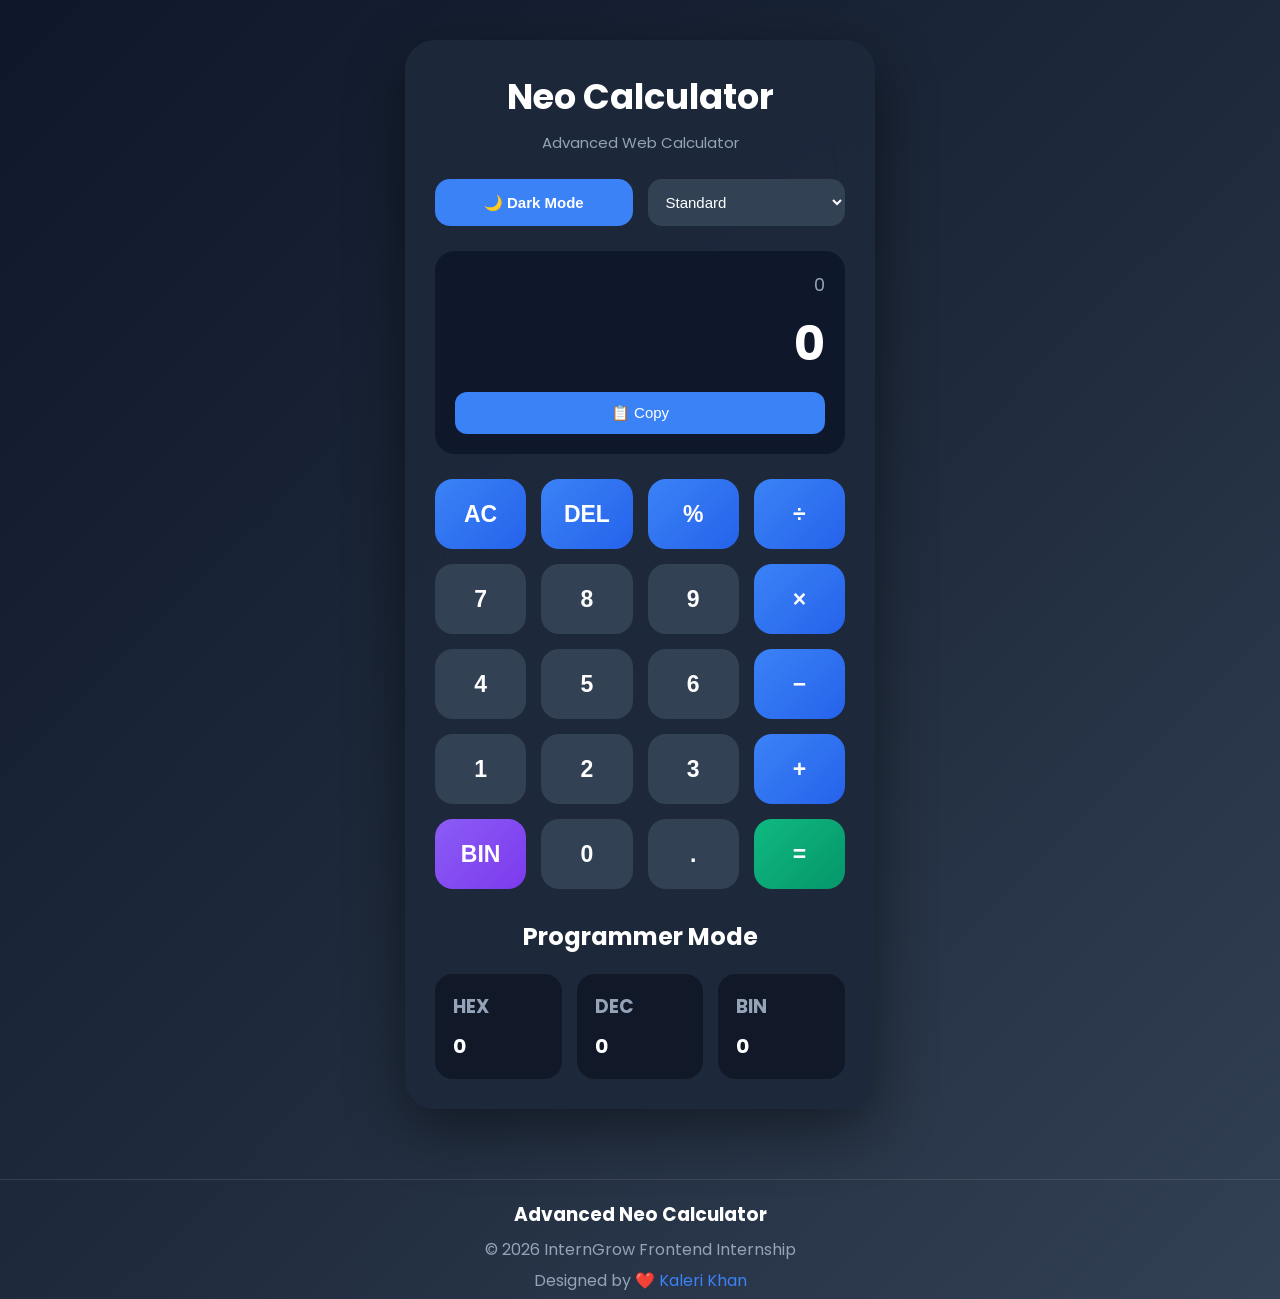
<file: Task-2 Neo-Brutalist-web-Calculator/index.html>
<!DOCTYPE html>
<html lang="en">

<head>
    <meta charset="UTF-8">
    <meta name="viewport" content="width=device-width, initial-scale=1.0">
    <title>Advanced Neo-Brutalist Calculator</title>
    <link rel="stylesheet" href="style.css">
</head>

<body>
    <div class="container">
        <div class="calculator">
            <div class="header">
                <h1>Neo Calculator</h1>
                <p>Advanced Web Calculator</p>
            </div>

            <!-- Top Controls -->
            <div class="top-controls">
                <button id="themeToggle">
                    🌙 Dark Mode
                </button>

                <!-- Calculator Mode -->
                <select id="calculatorMode">
                    <option value="standard">
                        Standard
                    </option>
                    <option value="programmer">
                        Programmer
                    </option>
                </select>
            </div>

            <!-- Display -->
            <div class="display">
                <div id="history">
                    0
                </div>
                <div id="screen">
                    0
                </div>
                <button id="copyBtn">📋 Copy</button>
            </div>

            <!-- Calculator BUttons -->
            <div class="buttons">
                <button class="operator" data-value="AC">AC</button>
                <button class="operator" data-value="DEL">DEL</button>
                <button class="operator" data-value="%">%</button>
                <button class="operator" data-value="/">÷</button>

                <button data-value="7">7</button>
                <button data-value="8">8</button>
                <button data-value="9">9</button>
                <button class="operator" data-value="*">×</button>

                <button data-value="4">4</button>
                <button data-value="5">5</button>
                <button data-value="6">6</button>
                <button class="operator" data-value="-">−</button>

                <button data-value="1">1</button>
                <button data-value="2">2</button>
                <button data-value="3">3</button>
                <button class="operator" data-value="+">+</button>

                <button id="binaryBtn">BIN</button>
                <button data-value="0">0</button>
                <button data-value=".">.</button>
                <button class="equal" data-value="=">=</button>
            </div>

            <!-- Programmer Panel -->
            <div class="programmer-panel">
                <h2>Programmer Mode</h2>
                <div class="conversion">
                    <div class="card">
                        <h3>HEX</h3>
                        <span id="hexValue">0</span>
                    </div>
                    <div class="card">
                        <h3>DEC</h3>
                        <span id="decValue">0</span>
                    </div>
                    <div class="card">
                        <h3>BIN</h3>
                        <span id="binValue">0</span>
                    </div>
                </div>
            </div>
        </div>
    </div>

    <!-- Footer -->
    <footer>
        <h3>Advanced Neo Calculator</h3>
        <p>&copy; 2026 InternGrow Frontend Internship</p>
        <p>Designed by ❤️ <span>Kaleri Khan</span> </p>
    </footer>

    <script src="script.js"></script>
</body>

</html>
</file>
<file: Task-2 Neo-Brutalist-web-Calculator/style.css>
@import url('https://fonts.googleapis.com/css2?family=Poppins:wght@300;400;500;600;700;800&display=swap');

* {
    margin: 0;
    padding: 0;
    box-sizing: border-box;
}

body {
    font-family: "Poppins", sans-serif;
    background: linear-gradient(135deg, #0f172a, #1e293b, #334155);
    min-height: 100vh;
    color: white;
    margin: 0;
}

.container {
    min-height: 100vh;
    display: flex;
    justify-content: center;
    align-items: center;
    padding: 40px 20px;
}

.calculator {
    width: 100%;
    max-width: 470px;
    background: rgba(30, 41, 59, .95);
    backdrop-filter: blur(20px);
    border-radius: 30px;
    padding: 30px;
    box-shadow: 0 20px 60px rgba(0, 0, 0, .45);
    border: 1 px solid rgba(255, 255, 255, .08);
    animation: fadeIn .7s ease;
}

.header {
    text-align: center;
    margin-bottom: 25px;
}

.header h1 {
    font-size: 2.2rem;
    font-weight: 700;
    margin-bottom: 8px;
}

.header p {
    color: #94A3B8;
    font-size: 15px;
}

.top-controls {
    display: flex;
    gap: 15px;
    margin-bottom: 25px;
}

#themeToggle {
    flex: 1;
    background: #3B82F6;
    color: white;
    border: none;
    border-radius: 15px;
    padding: 14px;
    font-size: 15px;
    font-weight: 600;
    cursor: pointer;
    transition: .3s;
}

#calculatorMode {
    flex: 1;
    background: #334155;
    color: white;
    border: none;
    border-radius: 14px;
    padding: 14px;
    font-size: 15px;
    cursor: pointer;
    transition: .3s;
}

#calculatorMode:focus {
    outline: none;
    box-shadow: 0 0 15px #3B82F6;
}

#themeToggle:hover,
#calculatorMode:hover {
    transform: translateY(-3px);
    box-shadow: 0 10px 20px rgba(37, 99, 235, .4);
}

.display {
    background: #0F172A;
    border-radius: 20px;
    padding: 20px;
    margin-bottom: 25px;
}

#history {
    text-align: right;
    color: #94A3B8;
    font-size: 18px;
    min-height: 25px;
}

#screen {
    text-align: right;
    font-size: 3rem;
    font-weight: 700;
    margin-top: 10px;
    color: white;
    word-wrap: break-word;
    transition: .3s ease;

}

#copyBtn {
    margin-top: 12px;
    width: 100%;
    padding: 12px;
    border: none;
    border-radius: 12px;
    background: #3B82F6;
    color: white;
    cursor: pointer;
    font-size: 15px;
    transition: .3s;

}

#copyBtn:hover {
    background: #2563EB;
}

.buttons {
    display: grid;
    grid-template-columns: repeat(4, 1fr);
    gap: 15px;
}

.buttons button {
    height: 70px;
    border: none;
    border-radius: 18px;
    background: #334155;
    color: white;
    font-size: 23px;
    font-weight: 600;
    cursor: pointer;
    transition: .25s ease;
    user-select: none;
}

.buttons button:hover {
    background: #475569;
    transform: translateY(-5px);
}

.buttons button:active {
    transform: scale(.95);
}

.operator {
    background: linear-gradient(135deg, #3B82F6, #2563EB) !important;
}

.equal {
    background: linear-gradient(135deg, #10B981, #059669) !important;
}

#binaryBtn {
    background: linear-gradient(135deg, #8B5CF6, #7C3AED) !important;
    color: white;
}

.programmer-panel {
    margin-top: 30px;
}

.programmer-panel h2 {
    text-align: center;
    margin-bottom: 15px;
}

.conversion {
    display: grid;
    grid-template-columns: repeat(3, 1fr);
    gap: 15px;
    margin-top: 20px;
}

.card {
    background: #111827;
    border-radius: 18px;
    padding: 18px;
    transition: .3s;
}

.card:hover {
    transform: translateY(-5px);
    box-shadow: 0 10px 20px rgba(59, 130, 246, .35);
}

.card h3 {
    color: #94A3B8;
    margin-bottom: 10px;
}

.card span {
    font-size: 20px;
    font-weight: 700;
}

footer {
    margin-top: 30px;
    text-align: center;
    border-top: 1px solid rgba(255, 255, 255, .1);
    padding-top: 20px;
}

footer h3 {
    margin-bottom: 8px;
}

footer p {
    color: #94A3B8;
    margin: 6px 0;
}

footer span {
    color: #3B82F6;
    cursor: pointer;
    transition: .3s;
}

footer span:hover {
    color: #60A5FA;
}

@media(max-width:500px) {
    .calculator {
        padding: 20px;
    }

    .buttons button {
        height: 60px;
        font-size: 18px;
    }

    #screen {
        font-size: 2.2rem;
    }

    .top-controls {
        flex-direction: column;
    }

    .conversion {
        grid-template-columns: 1fr;
    }
}

@keyframes fadeIn {

    from {

        opacity: 0;

        transform: translateY(20px);

    }

    to {

        opacity: 1;

        transform: translateY(0);

    }

}
</file>
